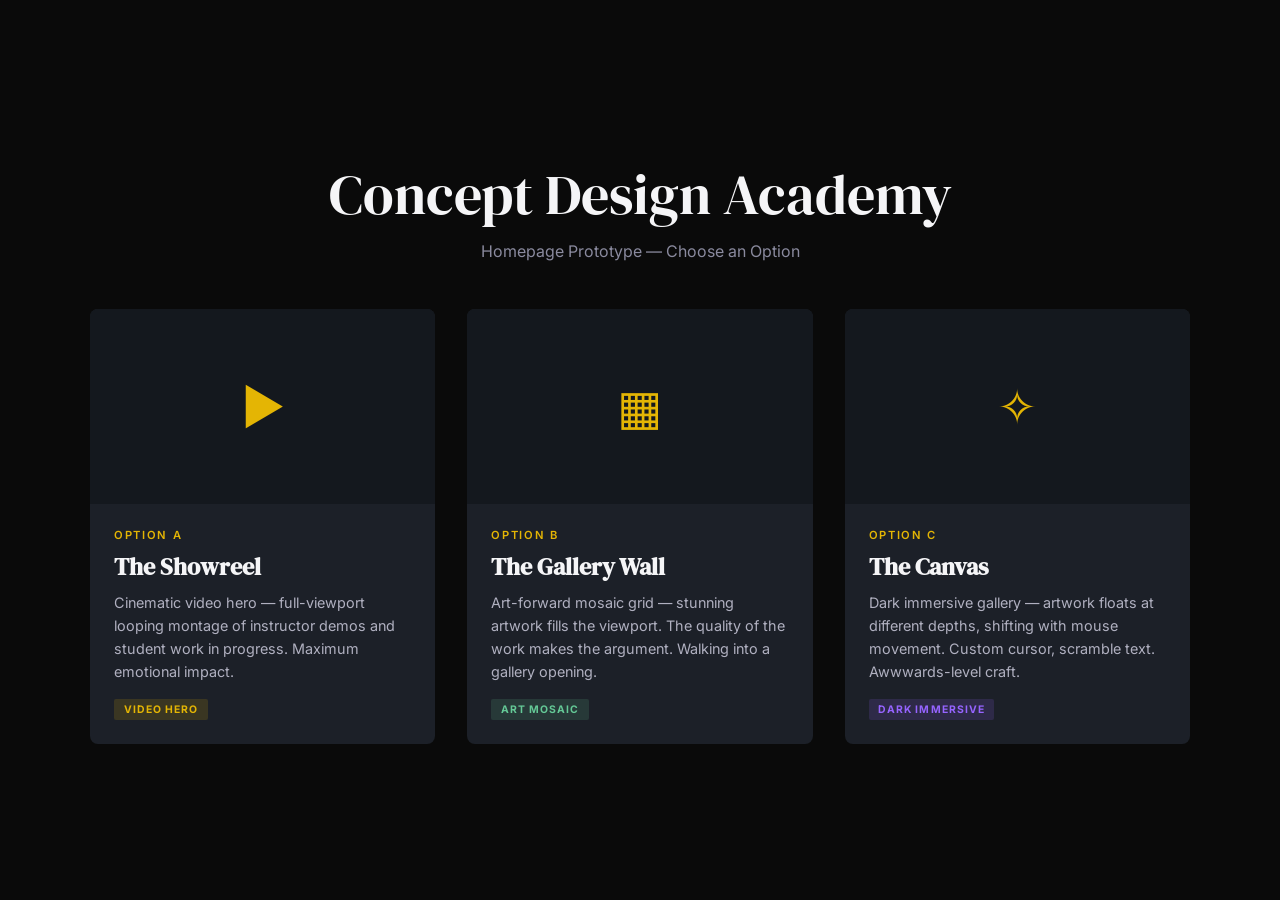
<file: index.html>
<!DOCTYPE html>
<html lang="en">
<head>
  <meta charset="UTF-8">
  <meta name="viewport" content="width=device-width, initial-scale=1.0">
  <title>CDA Website — Homepage Options</title>
  <link href="https://fonts.googleapis.com/css2?family=DM+Serif+Display&family=Inter:wght@400;500;600;700&display=swap" rel="stylesheet">
  <style>
    *, *::before, *::after { margin: 0; padding: 0; box-sizing: border-box; }
    body {
      font-family: 'Inter', sans-serif;
      background: #0a0a0a;
      color: #f5f5f7;
      min-height: 100vh;
      display: flex;
      flex-direction: column;
      align-items: center;
      justify-content: center;
      padding: 2rem;
    }
    h1 {
      font-family: 'DM Serif Display', serif;
      font-size: clamp(2rem, 5vw, 3.5rem);
      font-weight: 400;
      margin-bottom: 0.5rem;
      text-align: center;
    }
    .subtitle {
      font-size: 1rem;
      color: #8a8a9e;
      margin-bottom: 3rem;
      text-align: center;
    }
    .options {
      display: grid;
      grid-template-columns: repeat(auto-fit, minmax(300px, 1fr));
      gap: 2rem;
      max-width: 1100px;
      width: 100%;
    }
    .option-card {
      background: #1c2028;
      border-radius: 8px;
      overflow: hidden;
      transition: transform 0.4s cubic-bezier(0.14, 1, 0.34, 1), box-shadow 0.4s ease;
      cursor: pointer;
      text-decoration: none;
      color: inherit;
      display: block;
    }
    .option-card:hover {
      transform: translateY(-6px);
      box-shadow: 0 20px 60px rgba(0, 0, 0, 0.4);
    }
    .option-card__preview {
      width: 100%;
      aspect-ratio: 16/9;
      background: #14181e;
      display: flex;
      align-items: center;
      justify-content: center;
      font-size: 3rem;
      color: #e4b504;
    }
    .option-card__body {
      padding: 1.5rem;
    }
    .option-card__label {
      font-size: 0.7rem;
      font-weight: 600;
      letter-spacing: 0.15em;
      text-transform: uppercase;
      color: #e4b504;
      margin-bottom: 0.5rem;
    }
    .option-card__title {
      font-family: 'DM Serif Display', serif;
      font-size: 1.5rem;
      margin-bottom: 0.5rem;
    }
    .option-card__desc {
      font-size: 0.9rem;
      line-height: 1.6;
      color: #b0b0c0;
    }
    .badge {
      display: inline-block;
      font-size: 0.65rem;
      font-weight: 700;
      letter-spacing: 0.1em;
      text-transform: uppercase;
      padding: 0.25rem 0.6rem;
      border-radius: 2px;
      margin-top: 1rem;
    }
    .badge--video { background: rgba(228, 181, 4, 0.15); color: #e4b504; }
    .badge--art { background: rgba(100, 200, 150, 0.15); color: #64c896; }
    .badge--dark { background: rgba(150, 100, 255, 0.15); color: #9664ff; }
  </style>
</head>
<body>
  <h1>Concept Design Academy</h1>
  <p class="subtitle">Homepage Prototype — Choose an Option</p>

  <div class="options">
    <a href="option-a.html" class="option-card">
      <div class="option-card__preview">&#9654;</div>
      <div class="option-card__body">
        <div class="option-card__label">Option A</div>
        <h2 class="option-card__title">The Showreel</h2>
        <p class="option-card__desc">Cinematic video hero — full-viewport looping montage of instructor demos and student work in progress. Maximum emotional impact.</p>
        <span class="badge badge--video">Video Hero</span>
      </div>
    </a>

    <a href="option-b.html" class="option-card">
      <div class="option-card__preview">&#9638;</div>
      <div class="option-card__body">
        <div class="option-card__label">Option B</div>
        <h2 class="option-card__title">The Gallery Wall</h2>
        <p class="option-card__desc">Art-forward mosaic grid — stunning artwork fills the viewport. The quality of the work makes the argument. Walking into a gallery opening.</p>
        <span class="badge badge--art">Art Mosaic</span>
      </div>
    </a>

    <a href="option-c.html" class="option-card">
      <div class="option-card__preview">&#10023;</div>
      <div class="option-card__body">
        <div class="option-card__label">Option C</div>
        <h2 class="option-card__title">The Canvas</h2>
        <p class="option-card__desc">Dark immersive gallery — artwork floats at different depths, shifting with mouse movement. Custom cursor, scramble text. Awwwards-level craft.</p>
        <span class="badge badge--dark">Dark Immersive</span>
      </div>
    </a>
  </div>
</body>
</html>
</file>
